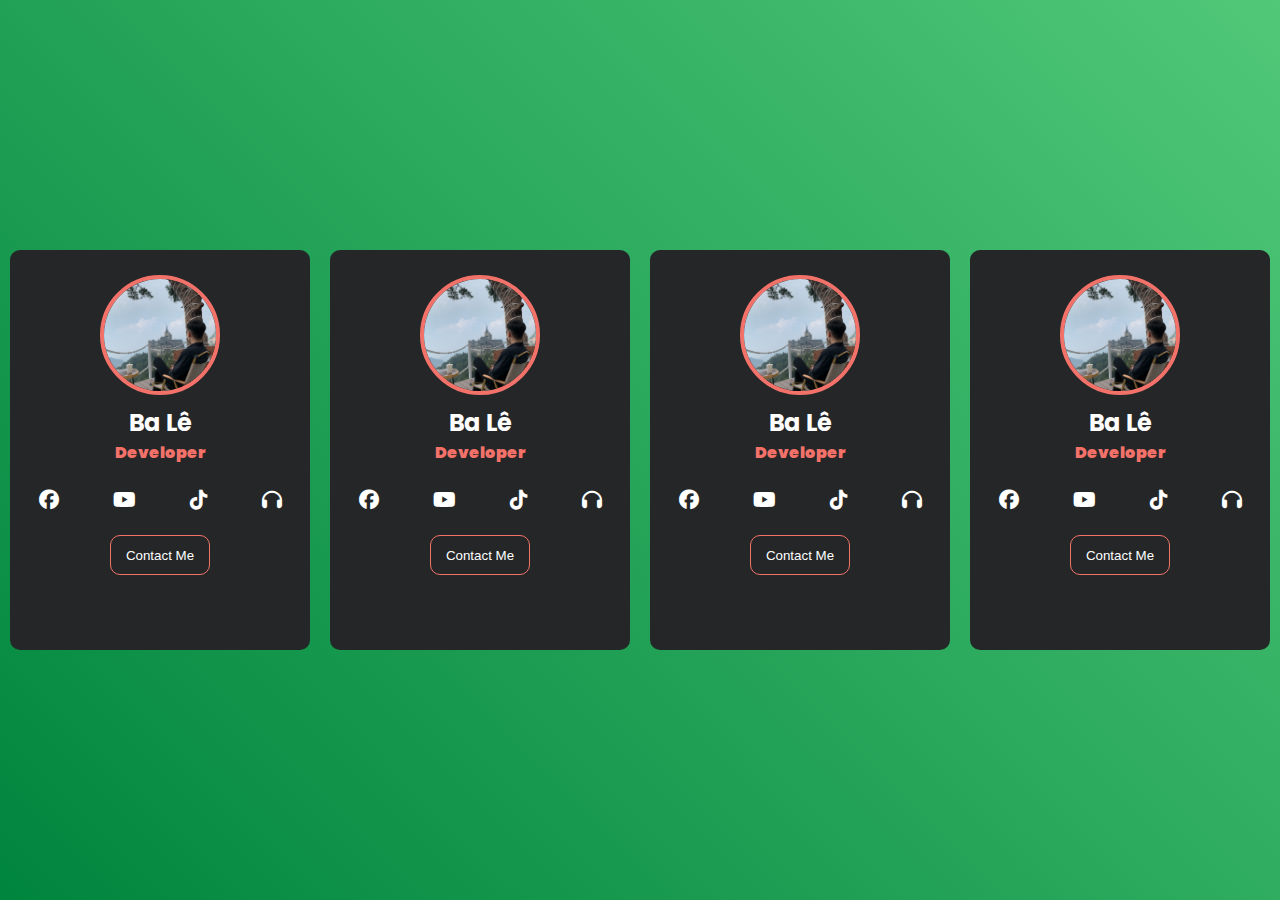
<file: cartProFile/index.html>
<!DOCTYPE html>
<html lang="en">
<head>
    <meta charset="UTF-8">
    <meta http-equiv="X-UA-Compatible" content="IE=edge">
    <meta name="viewport" content="width=device-width, initial-scale=1.0">
    <link rel="stylesheet" href="style.css">
    <link rel="stylesheet" href="https://cdnjs.cloudflare.com/ajax/libs/font-awesome/6.2.1/css/all.min.css">
    <link rel="preconnect" href="https://fonts.googleapis.com">
<link rel="preconnect" href="https://fonts.gstatic.com" crossorigin>
<link href="https://fonts.googleapis.com/css2?family=Poppins:wght@100&display=swap" rel="stylesheet">
    <title>Document</title>
</head>
<body>
    <div class="cart">
        <div class="cart_img"><img src="anh1.jpg"></div>
        <h2>Ba Lê</h2>
        <p>Developer</p>
        <div class="social">
            <a href="https://www.facebook.com/"><i class="fa-brands fa-facebook"></i></a>
            <a href="https://www.youtube.com/"><i class="fa-brands fa-youtube"></i></a>
            <a href="https://www.tiktok.com/"><i class="fa-brands fa-tiktok"></i></a>
            <a href="https://mp3.zing.vn/"><i class="fa-solid fa-headphones"></i></a>
        </div>
        <button>Contact Me</button>
    </div>

    <!-- Cart ProFile -->

    <div class="cart">
        <div class="cart_img"><img src="anh1.jpg"></div>
        <h2>Ba Lê</h2>
        <p>Developer</p>
        <div class="social">
            <a href="https://www.facebook.com/"><i class="fa-brands fa-facebook"></i></a>
            <a href="https://www.youtube.com/"><i class="fa-brands fa-youtube"></i></a>
            <a href="https://www.tiktok.com/"><i class="fa-brands fa-tiktok"></i></a>
            <a href="https://mp3.zing.vn/"><i class="fa-solid fa-headphones"></i></a>
        </div>
        <button>Contact Me</button>
    </div>

    <!-- Cart ProFile -->

    <div class="cart">
        <div class="cart_img"><img src="anh1.jpg"></div>
        <h2>Ba Lê</h2>
        <p>Developer</p>
        <div class="social">
            <a href="https://www.facebook.com/"><i class="fa-brands fa-facebook"></i></a>
            <a href="https://www.youtube.com/"><i class="fa-brands fa-youtube"></i></a>
            <a href="https://www.tiktok.com/"><i class="fa-brands fa-tiktok"></i></a>
            <a href="https://mp3.zing.vn/"><i class="fa-solid fa-headphones"></i></a>
        </div>
        <button>Contact Me</button>
    </div>

    <!-- Cart ProFile -->

    <div class="cart">
        <div class="cart_img"><img src="anh1.jpg"></div>
        <h2>Ba Lê</h2>
        <p>Developer</p>
        <div class="social">
            <a href="https://www.facebook.com/"><i class="fa-brands fa-facebook"></i></a>
            <a href="https://www.youtube.com/"><i class="fa-brands fa-youtube"></i></a>
            <a href="https://www.tiktok.com/"><i class="fa-brands fa-tiktok"></i></a>
            <a href="https://mp3.zing.vn/"><i class="fa-solid fa-headphones"></i></a>
        </div>
        <button>Contact Me</button>
    </div>
</body>
</html>
</file>
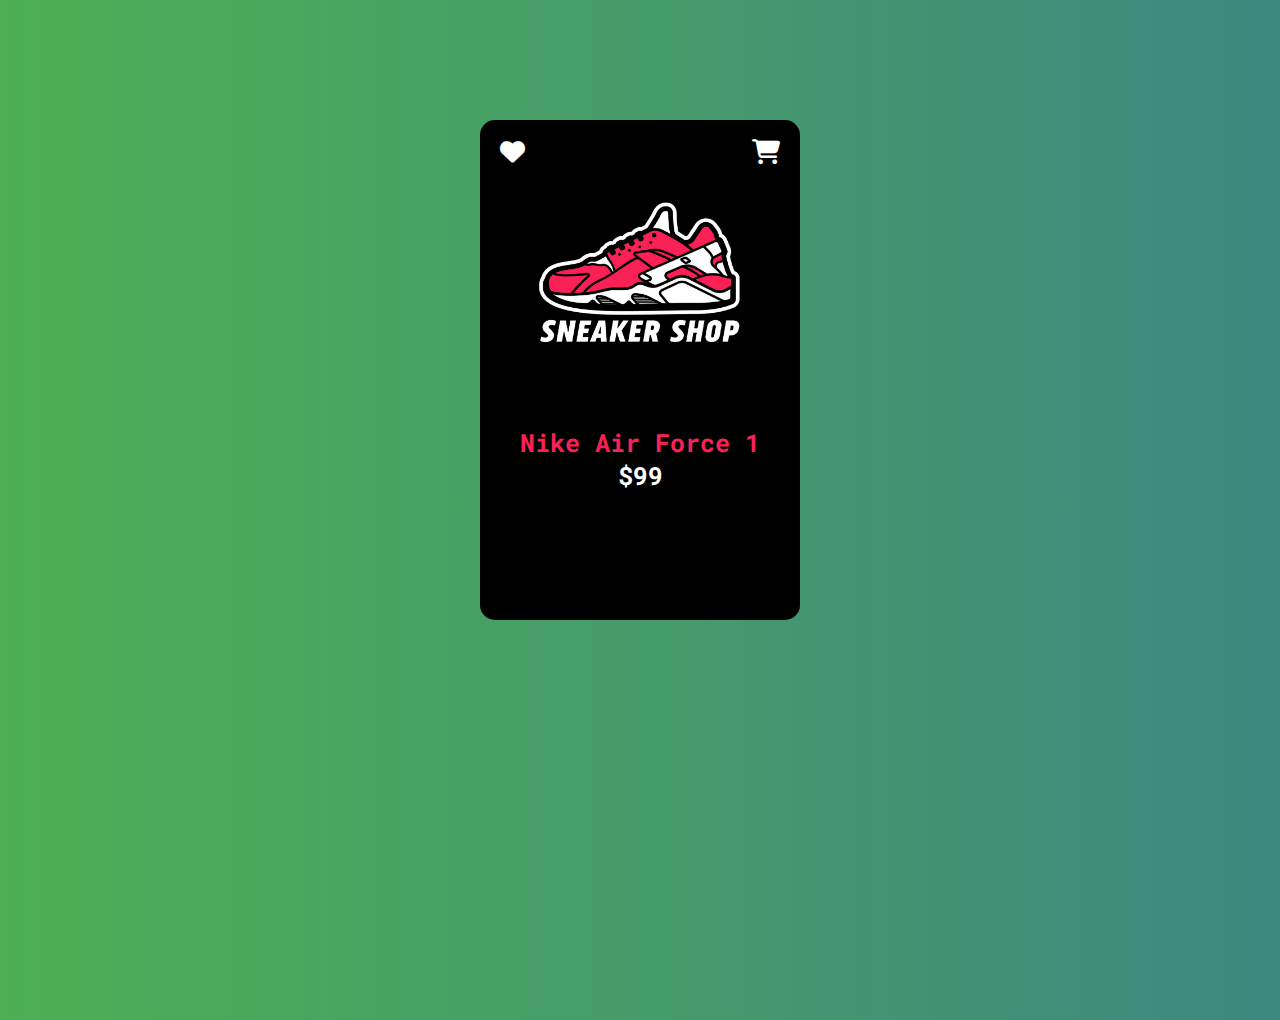
<file: HieuUngProductCart/index.html>
<!DOCTYPE html>
<html lang="en">
<head>
    <meta charset="UTF-8">
    <meta http-equiv="X-UA-Compatible" content="IE=edge">
    <meta name="viewport" content="width=device-width, initial-scale=1.0">
    <link rel="stylesheet" href="https://cdnjs.cloudflare.com/ajax/libs/font-awesome/6.2.1/css/all.min.css">
    <link rel="preconnect" href="https://fonts.googleapis.com">
    <link rel="preconnect" href="https://fonts.gstatic.com" crossorigin>
    <link href="https://fonts.googleapis.com/css2?family=Roboto+Mono:wght@100&display=swap" rel="stylesheet">
    <link rel="stylesheet" href="style.css">
    <title>Document</title>
</head>
<body>
    <div class="cart">
        <div class="cart_heart"><i class="fa-solid fa-heart"></i></div>
        <div class="cart_cart"><i class="fa-solid fa-cart-shopping"></i></div>
        <div class="cart_img"><img src="snacker.png"></div>
        <div class="cart_title">
            Nike Air Force 1
        </div>
        <div class="cart_price">
            $99
        </div>
        <div class="cart_size">
            <h3>Size: </h3>
            <span>6</span>
            <span>7</span>
            <span>8</span>
            <span>9</span>
        </div>
        <div class="cart_color">
            <h3>Color: </h3>
            <span class="color-green"></span>
            <span class="color-red"></span>
            <span class="color-blue"></span>
            <span class="color-yellow"></span>
        </div>
        <div class="cart_action">
            <button>Buy now</button>
            <button>Add cart</button>
        </div>
    </div>
</body>
</html>
</file>
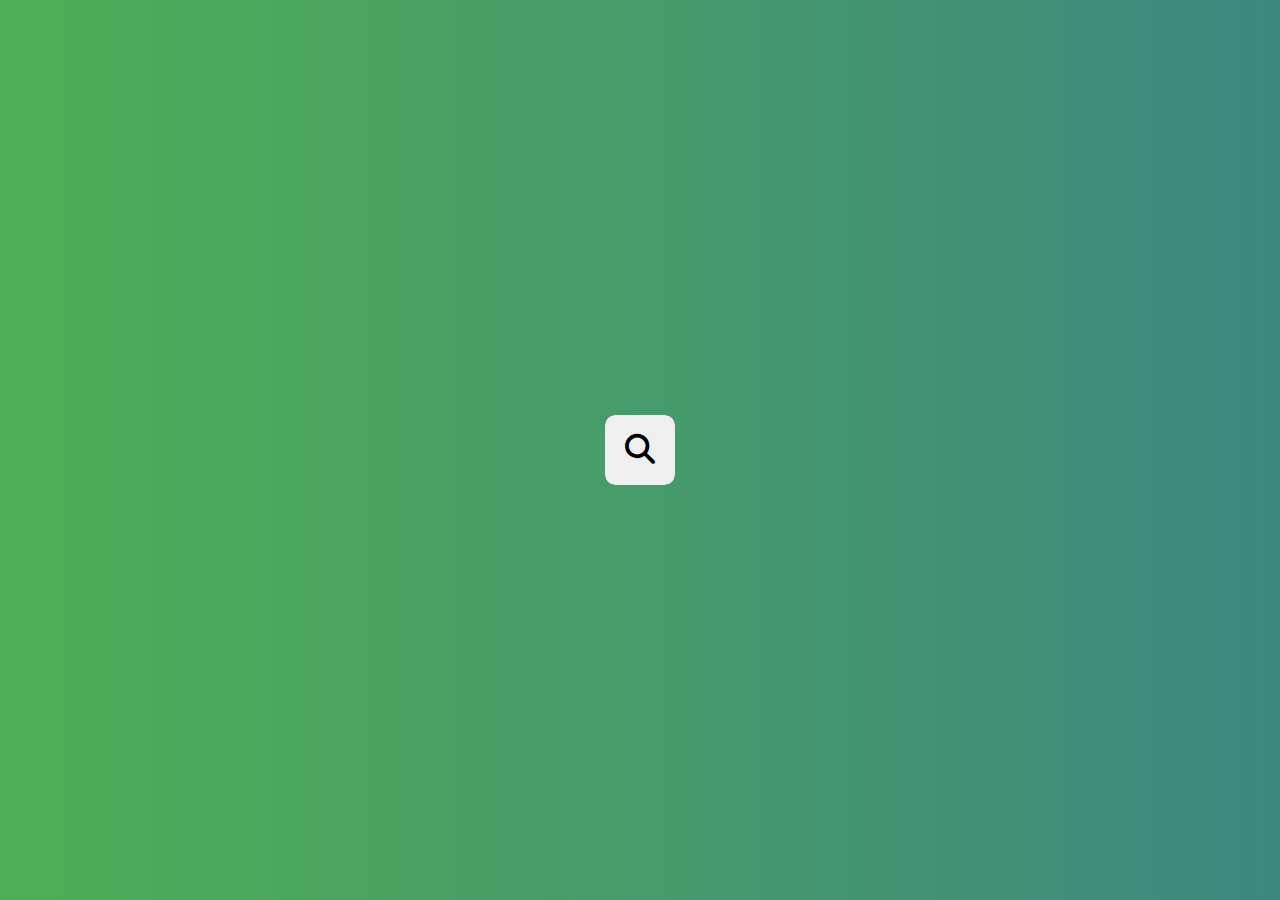
<file: searchBox/index.html>
<!DOCTYPE html>
<html lang="en">
<head>
    <meta charset="UTF-8">
    <meta http-equiv="X-UA-Compatible" content="IE=edge">
    <meta name="viewport" content="width=device-width, initial-scale=1.0">
    <link rel="stylesheet" href="style.css">
    <link rel="stylesheet" href="https://cdnjs.cloudflare.com/ajax/libs/font-awesome/6.2.1/css/all.min.css">
    <title>Document</title>
</head>
<body>
    
    <div class="search-box">
        <input type="text" class="search-box-input">
        <button class="search-box-btn">
            <i class="fa-solid fa-magnifying-glass"></i>
        </button>
    </div>

    <script src="main.js"></script>
</body>
</html>
</file>
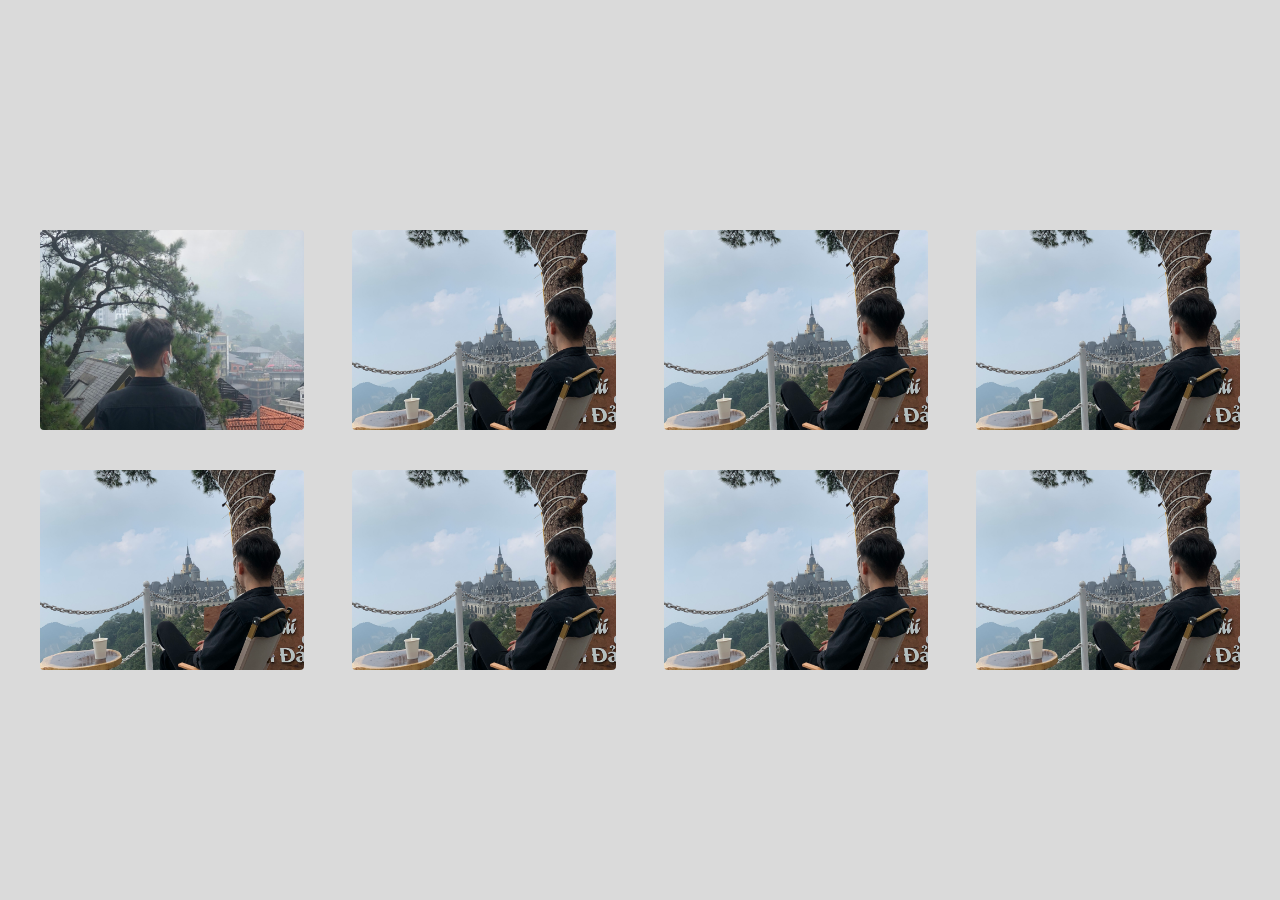
<file: showImage/index.html>
<!DOCTYPE html>
<html lang="en">
<head>
    <meta charset="UTF-8">
    <meta http-equiv="X-UA-Compatible" content="IE=edge">
    <meta name="viewport" content="width=device-width, initial-scale=1.0">
    <link rel="stylesheet" href="style.css">
    <link rel="stylesheet" href="https://cdnjs.cloudflare.com/ajax/libs/font-awesome/6.2.1/css/all.min.css">
    <title>Document</title>
</head>
<body>
    <div class="wrapper">
        <div class="image">
            <img src="anh1.jpg" alt="">
        </div>
        <div class="image">
            <img src="anh3.jpg" alt="">
        </div>
        <div class="image">
            <img src="anh3.jpg" alt="">
        </div>
        <div class="image">
            <img src="anh3.jpg" alt="">
        </div>
        <div class="image">
            <img src="anh3.jpg" alt="">
        </div>
        <div class="image">
            <img src="anh3.jpg" alt="">
        </div>
        <div class="image">
            <img src="anh3.jpg" alt="">
        </div>
        <div class="image">
            <img src="anh3.jpg" alt="">
        </div>
    </div>


    <div class="gallery">
        <div class="close">
            <i class="fa-regular fa-rectangle-xmark"></i>
        </div>
        <div class="gallery-inner">
            <img src="anh3.jpg" alt="">
        </div>

        <div class="control prev"><i class="fa-solid fa-chevron-left"></i></div>
        <div class="control right"><i class="fa-solid fa-chevron-right"></i></div>
    </div>
    <script src="main.js"></script>
</body>
</html>
</file>
<file: cartProFile/style.css>
:root{
    --mycolor: #f2726a;
}
*{
    margin: 0;
    padding: 0;
    box-sizing: border-box;
}
body{
    height: 100vh;
    background: linear-gradient(45deg, #00853e, #50c878);
    display: flex;
    justify-content: center;
    align-items: center;
    font-family: 'Poppins', sans-serif;
}
.cart{
    background-color: #242628;
    width: 300px;
    height: 400px;
    border-radius: 10px;
    text-align: center;
    overflow: hidden;
    margin: 0 10px;
}
img{
    object-fit: cover;
    width: 100%;
    height: 100%;
    object-position: center;
}
.cart .cart_img{
    width: 120px;
    height: 120px;
    border-radius: 50%;
    border: 4px solid var(--mycolor);
    overflow: hidden;
    margin: 0 auto;
    transform: translateY(25px);
}
.cart h2{
    font-weight: bold;
    color: white;
    margin-top: 35px;
}
.cart p{
    font-weight: 900;
    color: white;
    color: var(--mycolor);
}

.cart .social{
 margin: 20px 0;
}
.cart .social a{
    color: white;
    margin: 25px;
    font-size: 20px;
}
.cart .social a:hover{
    color: var(--mycolor);
    transition: 0.3s;
}

.cart button{
    width: 100px;
    height: 40px;
    border: 1px solid var(--mycolor);
    background-color: transparent;
    color: white;
    border-radius: 10px;
}
.cart button:hover{
    background-color: #f2726a;
    transition: 0.5s;
    font-size: 15px;
}
.cart_img:hover{
    width: 100%;
    height: 100%;
    border-radius: unset;
    transform: unset;
    border: none;
    transition: 0.5s;
}
</file>
<file: HieuUngProductCart/style.css>
*{
    margin: 0;
    padding: 0;
    box-sizing: border-box;
}
body{
    height: 100vh;
    background: linear-gradient(to right, #4daf54, #3d8880);
    font-family: 'Roboto Mono', monospace;
}
.cart{
    margin: 120px auto;
    background-color: black;
    width: 320px;
    height: 500px;
    border-radius: 15px;
    padding: 20px;
    color: white;
    position: relative;
}
.cart_heart, .cart_cart{
    font-size: 25px;
    position: absolute;
    left: 20px;
    top: 15px;

}   
.cart_cart{
    left: unset;
    right: 20px;
}
.cart_img img{
    width: 100%;
    height: 100%;
    object-fit: cover;
    
}
.cart_title, .cart_price{
    font-size: 25px;
    font-weight: bold;
    text-align: center;
}
.cart_title{
    color: #FA2156;
}
.cart_size, .cart_color{
    margin-top: 7px ;
    display: flex;
}
.cart_size{
    margin-top: 150px;
    opacity: 0;
}
.cart_color{
    opacity: 0;
}
h3{
    font-size: 20px;
}

.cart_size span{
    width: 30px;
    padding: 2px 5px;
    font-size: 15px;
    font-weight: bold;
    background-color: #dadada;
    color: #8b0325;
    border-radius: 10px;
    margin: 0 10px;
    text-align: center;
}
.cart_color span{
    width: 20px;
    height: 20px;
    border-radius: 50%;
    background-color: white;
    margin: 0 10px;
    margin-top: 3px ;
}
.cart_color span.color-green{
    background-color: #4daf54;
}
.cart_color span.color-red{
    background-color: red;
}
.cart_color span.color-blue{
    background-color: blue;
}
.cart_color span.color-yellow{
    background-color: yellow;
}
.cart_action{
    opacity: 0;
}
.cart_action button{
    margin-top: 7px;
    width: 100px;
    height: 30px;
    font-size: 17px;
    background-color: #4daf54;
    border-radius: 10px;
    color: white;
    font-weight: bold;
}
.cart:hover .cart_img{
    transform: translateY(-50px) rotate(-30deg);
    transition: 0.5s;
}
.cart:hover .cart_title{
    transform: translateX(-20px) translateY(-70px);
    transition: 0.8s;
}
.cart:hover .cart_price{
    transform: translateX(-120px) translateY(-70px);
    transition: 0.8s;
}
.cart:hover .cart_color{
    transform: translateY(-150px);
    transition: 0.8s;
    opacity: 100%;
}
.cart:hover .cart_size{
    opacity: 100%;
    transition: 0.8s;
    transform: translateY(-150px);
}
.cart:hover .cart_action{
    opacity: 100%;
    transition: 0.8s;
    transform: translateY(-150px);
}
</file>
<file: searchBox/style.css>
*{
    margin: 0;
    padding: 0;
    box-sizing:  border-box;
}
body{
    height: 100vh;
    overflow: hidden;
    justify-content: center;
    align-items: center;
    display: flex;
    background-image: linear-gradient(to right, #4daf54, #3d8880);
    margin: 0 auto;
}
.search-box{
    background-color: #000;
    width: 70px;
    height: 70px;
    overflow: hidden;
    border-radius: 10px;
    position: relative;
    transition: 0.5s;
}
button{
    width: 70px;
    height: 70px;
    font-size: 30px;
    position: absolute;
    top: 0;
    right: 0;
    border: none;
}
input{
    width: 330px;
    height: 70px;
    background: transparent;
    color: white;
    border: none;
    border-radius: 10px 0 0 10px;
    font-size: 30px;
    padding-left: 10px;
    padding-right: 10px;
    outline: none;
}

.full{
    width: 400px;
}
</file>
<file: showImage/style.css>
*{
    margin: 0;
    padding: 0;
    box-sizing: border-box;
}
body{
    height: 100vh;
    overflow: hidden;
    background-color: #dadada;
    display: flex;
    justify-content: center;
    align-items: center;
}

.wrapper{
    width: 1200px;
    display: flex;
    flex-wrap: wrap;
    justify-content: space-between;
}

img{
    width: 100%;
    height: 100%;
    object-fit: cover;
    object-position: center;
    transition: 0.3s;
}

.image{
    width: 22%;
    height: 200px;
    border-radius: 4px;
    overflow: hidden;
    margin: 20px 0;
}
.image img:hover{
    transform: scale(1.2);
}


.gallery{
    position: fixed;
    width: 100%;
    height: 100%;
    background-color: rgba(0, 0, 0, 0.6);
    display: flex;
    align-items: center;
    color: white;
    opacity: 0;
    pointer-events: none;
    transform: scale(0.8);
    transition: 0.5s;
}
.gallery .gallery-inner{

    height: 90%;
    margin: 0 auto;
}

.close{
    position: fixed;
    top: 35px;
    right: 25px;
    font-size: 35px;
}

.control{
    font-size: 35px;
    background: rgba(255, 255, 255, 0.8);
    position: absolute;
    background-color: rgba(0, 0, 0, 0);
}

.control.prev{
    left: 15px;
}
.control.right{
    right: 15px;
}



.show{
    opacity: 1;
    pointer-events: auto;
    transform: scale(1);
}
.hide{
    opacity: 0;
    pointer-events: none;
}
</file>
